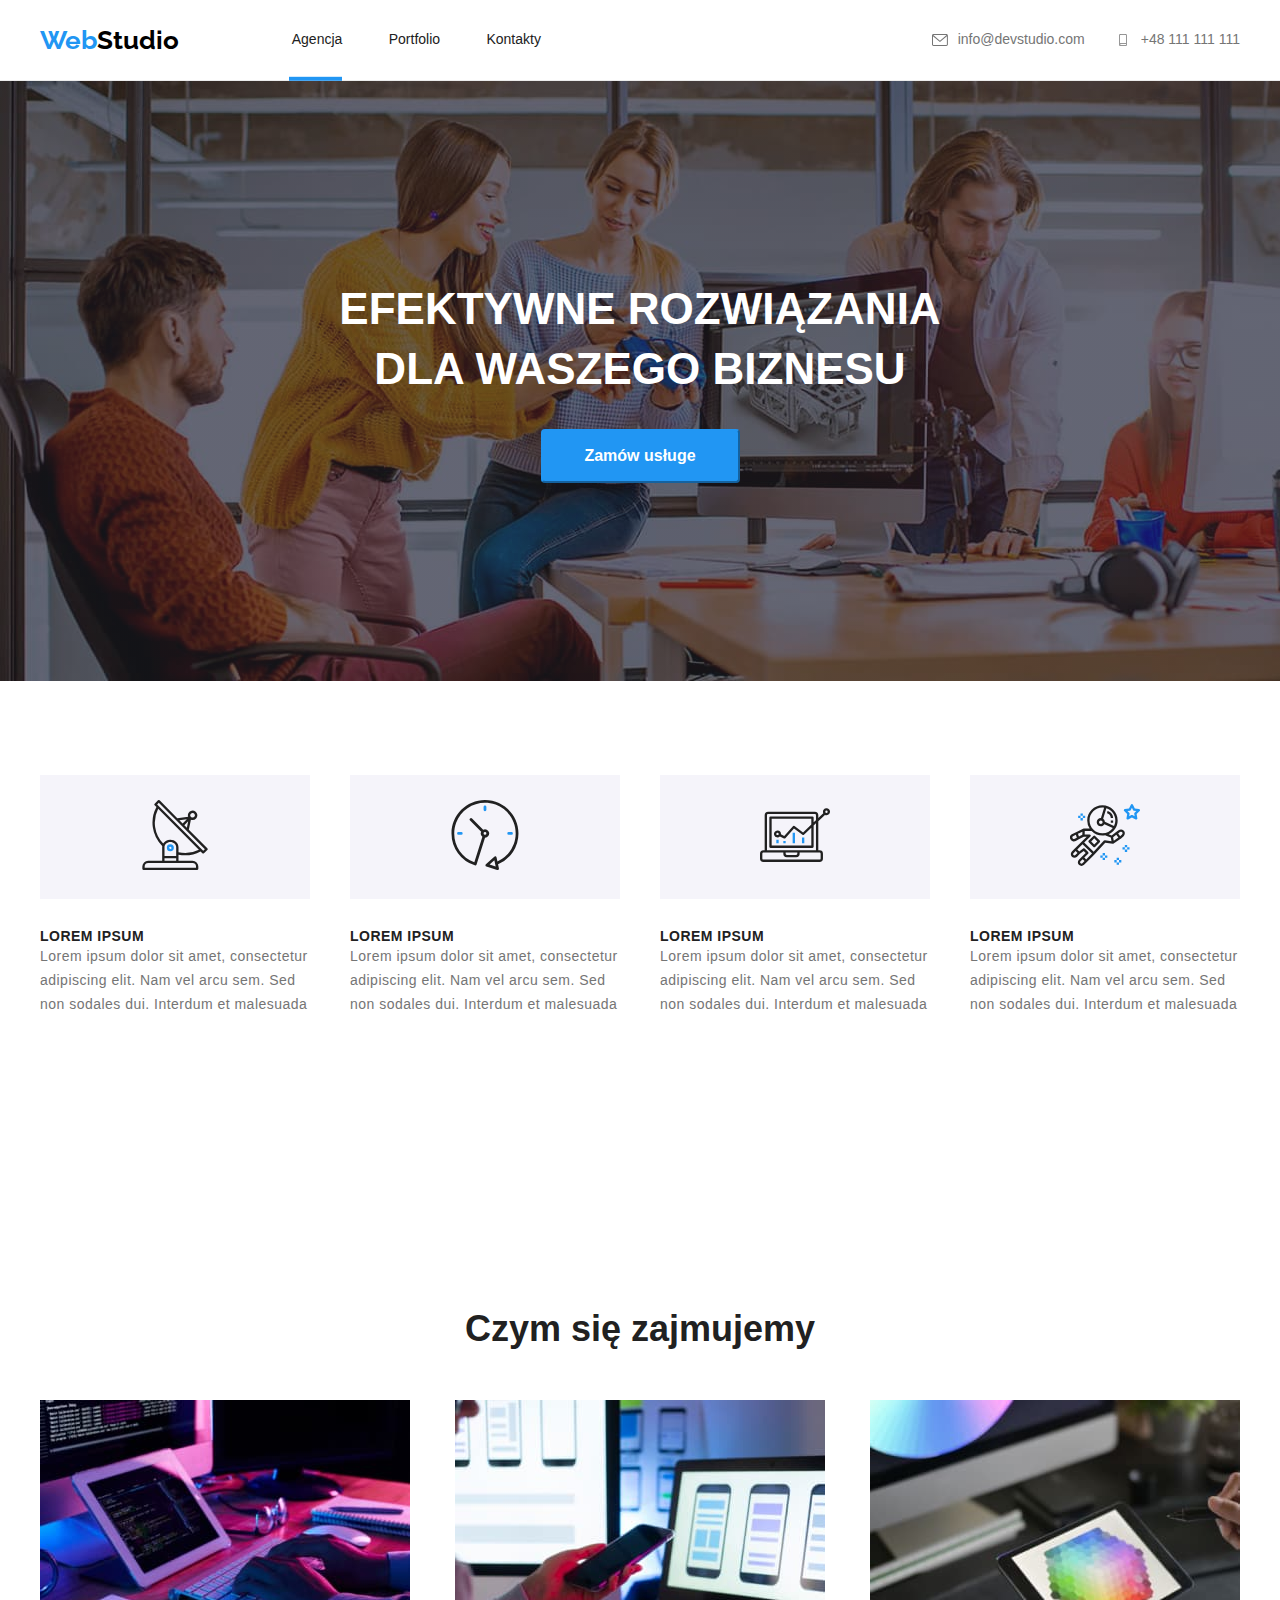
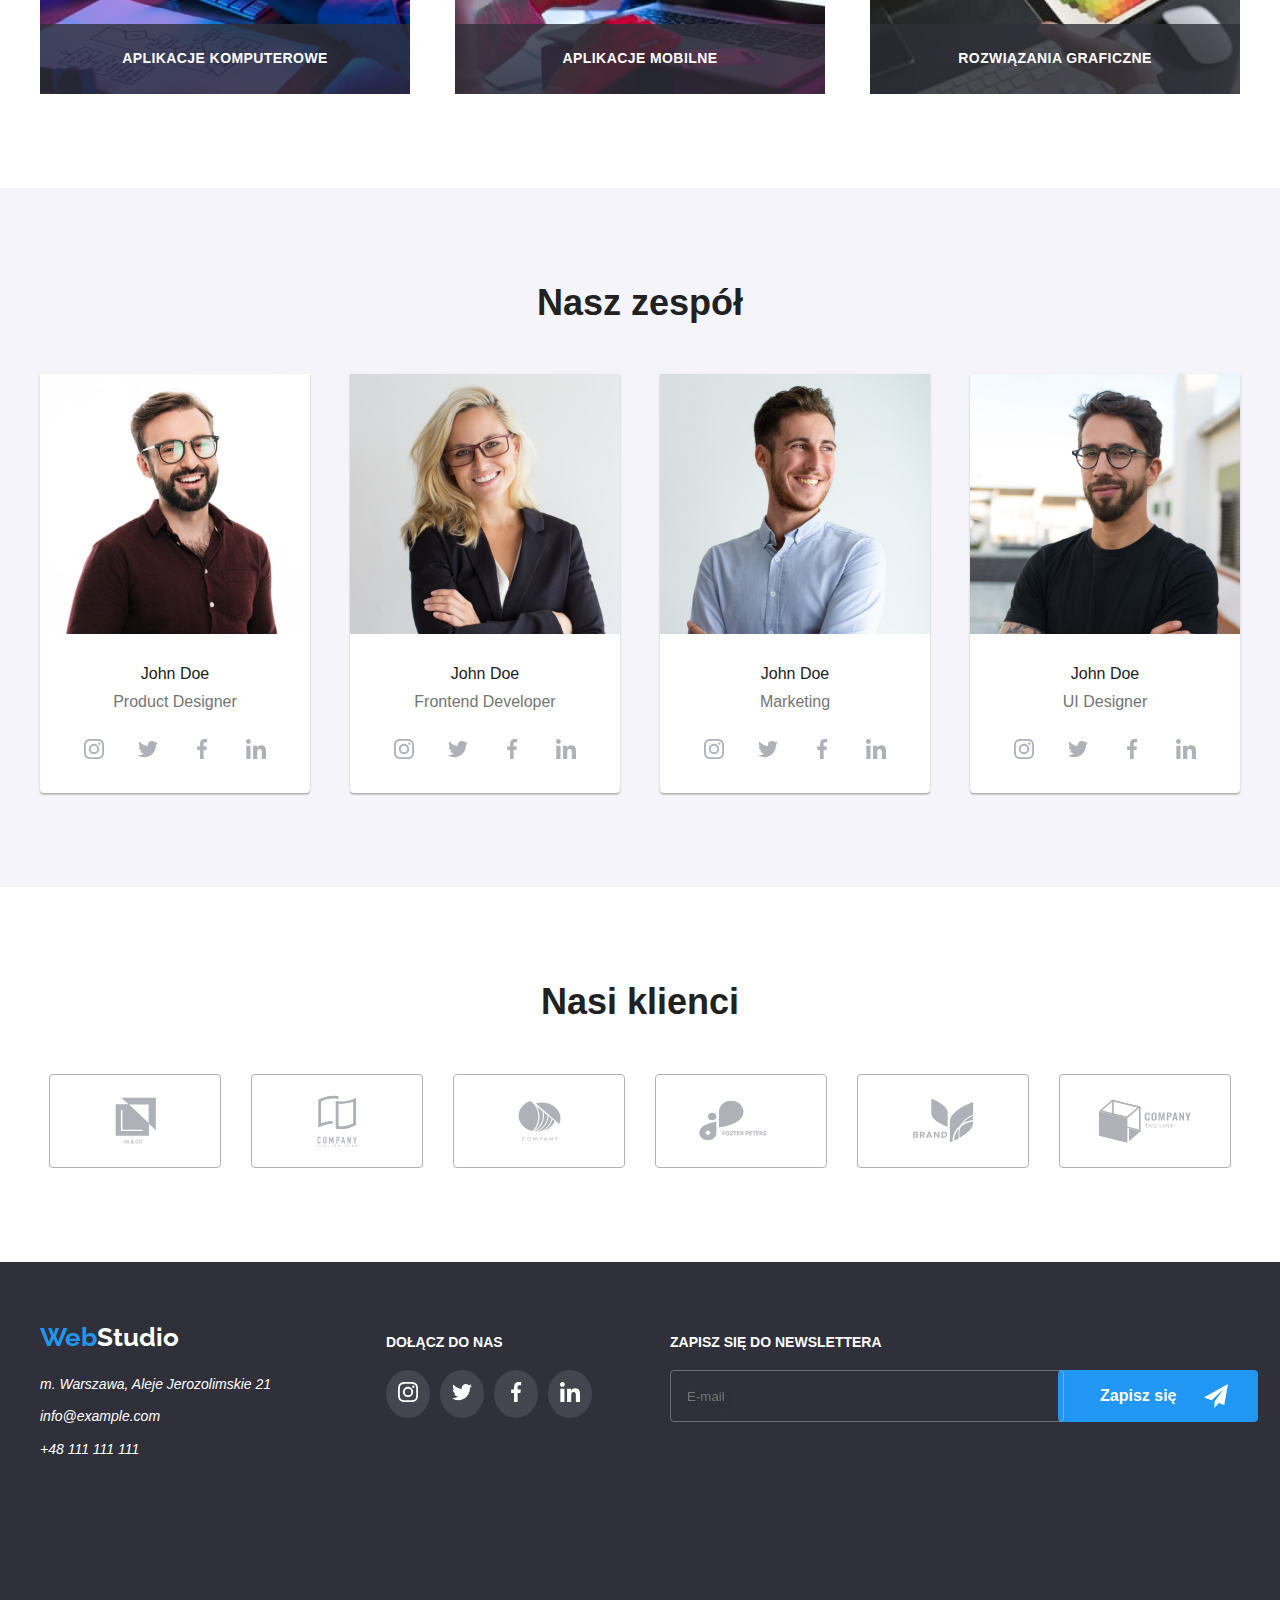
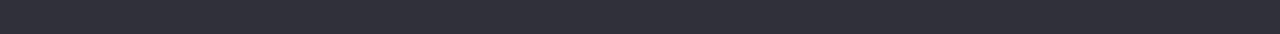
<file: index.html>
<!DOCTYPE html>
<html lang="pl">
  <head>
    <meta charset="UTF-8" />
    <meta http-equiv="X-UA-Compatible" content="IE=edge" />
    <meta name="viewport" content="width=device-width, initial-scale=1.0" />
    <title>Studio</title>
    <link
      rel="stylesheet"
      href="https://cdnjs.cloudflare.com/ajax/libs/modern-normalize/1.1.0/modern-normalize.min.css"
      integrity="sha512-wpPYUAdjBVSE4KJnH1VR1HeZfpl1ub8YT/NKx4PuQ5NmX2tKuGu6U/JRp5y+Y8XG2tV+wKQpNHVUX03MfMFn9Q=="
      crossorigin="anonymous"
      referrerpolicy="no-referrer"
    />
    <link
      href="https://fonts.googleapis.com/css2?family=Raleway:wght@700&display=swap"
      rel="stylesheet"
    />
    <link rel="stylesheet" href="css/main.min.css" />
  </head>
  <body>
    <div class="modalbackground" data-modal>
      <div class="modal">
        <p class="modal__title">Zostaw swoje dane w formularzu poniżej</p>
        <form
          class="form"
          autocomplete="off"
          method="POST"
          action="javascript:void(0);"
          id="form-data"
        >
          <span class="form__label">Imie</span>
          <label class="form__section">
            <svg width="12" height="12" class="form__icon">
              <use href="./images/icons.svg#icon-Vector2"></use>
            </svg>
            <input class="form__input" type="text" name="name" required />
          </label>
          <span class="form__label">Telefon</span>
          <label class="form__section">
            <svg width="12" height="12" class="form__icon">
              <use href="./images/icons.svg#icon-phone-black"></use>
            </svg>
            <input class="form__input" type="tel" pattern="[0-9]{9}" name="phone" required />
          </label>
          <span class="form__label">Email</span>
          <label class="form__section">
            <svg width="12" height="12" class="form__icon">
              <use href="./images/icons.svg#icon-email-black"></use>
            </svg>
            <input class="form__input" type="email" name="email" required />
          </label>
          <span class="form__label">Komentarz</span>
          <label class="form__section">
            <textarea
              class="form__area"
              id="id-comment"
              name="comment"
              placeholder="Wprowadź tekst"
            ></textarea>
          </label>
          <label class="form__terms" for="terms-and-conditions">
            <input
              class="form__checkbox"
              id="terms-and-conditions"
              type="checkbox"
              required
              name="terms-and-conditions"
            />
            <span
              >Oświadczam iż akceptuję <a class="form__link" href="#">Regulamin</a> i
              <a class="form__link" href="#">Politykę Prywatności.</a></span
            >
          </label>
          <div class="form__buttonarea">
            <button class="form__button" type="submit">Wyślij</button>
          </div>
        </form>
        <div class="xbutton">
          <div class="xbutton__body">
            <button data-modal-close class="xbutton__button">
              <svg class="xbutton__icon" width="14" height="14">
                <use href="./images/icons.svg#icon-Vector"></use>
              </svg>
            </button>
          </div>
        </div>
      </div>
    </div>
    <header class="header">
      <div class="header__body">
        <a class="logo" href="#">
          <span class="logo__web">Web</span>
          <span class="logo__span">Studio</span>
        </a>
        <nav class="navigation">
          <ul class="navigation__list">
            <li class="navigation__item">
              <a class="navigation navigation__link navigation__link--underline" href="index.html"
                >Agencja</a
              >
            </li>
            <li class="navigation__item">
              <a class="navigation navigation__link--padding" href="portfolio.html">Portfolio</a>
            </li>
            <li class="navigation__item">
              <a class="navigation__link transition" href="">Kontakty</a>
            </li>
          </ul>
        </nav>
        <div class="address">
          <div class="address__section">
            <svg width="16" height="12" class="address__icon">
              <use href="./images/icons.svg#icon-envelope"></use>
            </svg>
            <a class="address__link" href="mailto:info@devstudio.com">info@devstudio.com</a>
          </div>
          <div class="address__section address__section--padding">
            <svg width="16" height="12" class="address__icon">
              <use href="./images/icons.svg#icon-smartphone"></use>
            </svg>
            <a class="address__link" href="tel:+48111111111">+48 111 111 111</a>
          </div>
        </div>
      </div>
    </header>
    <main>
      <div class="effsolutions">
        <section class="effsolutions__section">
          <h1 class="effsolutions__title">EFEKTYWNE ROZWIĄZANIA DLA WASZEGO BIZNESU</h1>
          <div>
            <button data-modal-open class="button effsolutions__button" type="button">
              Zamów usługe
            </button>
          </div>
        </section>
      </div>
      <div class="placeholder">
        <div class="placeholder__section">
          <ul class="placeholder__list">
            <li class="placeholder__element">
              <div class="placeholder__elementArea">
                <div class="placeholder__icon">
                  <svg width="70" height="70">
                    <use href="./images/icons.svg#icon-antenna-1"></use>
                  </svg>
                </div>
                <hgroup class="placeholder__titlegroup">
                  <h2 class="placeholder__title">LOREM IPSUM</h2>
                  <p class="placeholder__comment">
                    Lorem ipsum dolor sit amet, consectetur adipiscing elit. Nam vel arcu sem. Sed
                    non sodales dui. Interdum et malesuada
                  </p>
                </hgroup>
              </div>
            </li>
            <li class="placeholder__element">
              <div class="placeholder__elementArea">
                <div class="placeholder__icon">
                  <svg width="70" height="70">
                    <use href="./images/icons.svg#icon-clock-1"></use>
                  </svg>
                </div>
                <hgroup class="placeholder__titlegroup">
                  <h2 class="placeholder__title">LOREM IPSUM</h2>
                  <p class="placeholder__comment">
                    Lorem ipsum dolor sit amet, consectetur adipiscing elit. Nam vel arcu sem. Sed
                    non sodales dui. Interdum et malesuada
                  </p>
                </hgroup>
              </div>
            </li>
            <li class="placeholder__element">
              <div class="placeholder__elementArea">
                <div class="placeholder__icon">
                  <svg width="70" height="70">
                    <use href="./images/icons.svg#icon-diagram-1"></use>
                  </svg>
                </div>
                <hgroup class="placeholder__titlegroup">
                  <h2 class="placeholder__title">LOREM IPSUM</h2>
                  <p class="placeholder__comment">
                    Lorem ipsum dolor sit amet, consectetur adipiscing elit. Nam vel arcu sem. Sed
                    non sodales dui. Interdum et malesuada
                  </p>
                </hgroup>
              </div>
            </li>
            <li class="placeholder__element">
              <div class="placeholder__elementArea">
                <div class="placeholder__icon">
                  <svg width="70" height="70">
                    <use href="./images/icons.svg#icon-astronaut-1"></use>
                  </svg>
                </div>
                <hgroup class="placeholder__titlegroup">
                  <h2 class="placeholder__title">LOREM IPSUM</h2>
                  <p class="placeholder__comment">
                    Lorem ipsum dolor sit amet, consectetur adipiscing elit. Nam vel arcu sem. Sed
                    non sodales dui. Interdum et malesuada
                  </p>
                </hgroup>
              </div>
            </li>
          </ul>
        </div>
        <section class="container ourservices">
          <h2 class="ourservices__title">Czym się zajmujemy</h2>
          <ul class="ourservices__list">
            <li class="placeholder__element">
              <div class="ourservices__section">
                <p class="ourservices__comment">APLIKACJE KOMPUTEROWE</p>
                <img
                  src="images/services/programming.jpg"
                  alt="Programista piszący kod"
                  width="370"
                  height="294"
                />
              </div>
            </li>
            <li class="placeholder__element">
              <div class="ourservices__section">
                <p class="ourservices__comment">APLIKACJE MOBILNE</p>
                <img
                  src="images/services/design.jpg"
                  alt="Programista projektujący układ aplikacji"
                  width="370"
                  height="294"
                />
              </div>
            </li>
            <li class="placeholder__element">
              <div class="ourservices__section">
                <p class="ourservices__comment">ROZWIĄZANIA GRAFICZNE</p>
                <img
                  src="images/services/ui.jpg"
                  alt="Programista dobierający kolorystykę"
                  width="370"
                  height="294"
                />
              </div>
            </li>
          </ul>
        </section>
      </div>
      <section class="container ourteam section">
        <div class="ourteam__main">
          <h2 class="ourteam__title">Nasz zespół</h2>
          <ul class="ourteam__list">
            <li class="teammember">
              <img src="images/team/teamFirst.jpg" alt="John Doe" width="270" height="260" />
              <div class="teammember__name">John Doe</div>
              <div class="teammember__role">Product Designer</div>
              <div class="teammember__socials">
                <div class="socials">
                  <div class="socials__area socials--body transition">
                    <div class="socials__subarea socials--body transition">
                      <svg class="socials__icon" width="20" height="20">
                        <use href="./images/icons.svg#icon-instagram-2"></use>
                      </svg>
                    </div>
                  </div>
                  <div class="socials__area socials--body transition">
                    <div class="socials__subarea socials--body transition">
                      <svg class="socials__icon" width="20" height="20">
                        <use href="./images/icons.svg#icon-twitter-1"></use>
                      </svg>
                    </div>
                  </div>
                  <div class="socials__area socials--body transition">
                    <div class="socials__subarea socials--body transition">
                      <svg class="socials__icon" width="20" height="20">
                        <use href="./images/icons.svg#icon-facebook-1"></use>
                      </svg>
                    </div>
                  </div>
                  <div class="socials__area socials--body transition">
                    <div class="socials__subarea socials--body transition">
                      <svg class="socials__icon" width="20" height="20">
                        <use href="./images/icons.svg#icon-linkedin-1"></use>
                      </svg>
                    </div>
                  </div>
                </div>
              </div>
            </li>
            <li class="teammember">
              <img src="images/team/teamSecond.jpg" alt="John Doe" width="270" height="260" />
              <div class="teammember__name">John Doe</div>
              <div class="teammember__role">Frontend Developer</div>
              <div class="teammember__socials">
                <div class="socials">
                  <div class="socials__area socials--body transition">
                    <div class="socials__subarea socials--body transition">
                      <svg class="socials__icon" width="20" height="20">
                        <use href="./images/icons.svg#icon-instagram-2"></use>
                      </svg>
                    </div>
                  </div>
                  <div class="socials__area socials--body transition">
                    <div class="socials__subarea socials--body transition">
                      <svg class="socials__icon" width="20" height="20">
                        <use href="./images/icons.svg#icon-twitter-1"></use>
                      </svg>
                    </div>
                  </div>
                  <div class="socials__area socials--body transition">
                    <div class="socials__subarea socials--body transition">
                      <svg class="socials__icon" width="20" height="20">
                        <use href="./images/icons.svg#icon-facebook-1"></use>
                      </svg>
                    </div>
                  </div>
                  <div class="socials__area socials--body transition">
                    <div class="socials__subarea socials--body transition">
                      <svg class="socials__icon" width="20" height="20">
                        <use href="./images/icons.svg#icon-linkedin-1"></use>
                      </svg>
                    </div>
                  </div>
                </div>
              </div>
            </li>
            <li class="teammember">
              <img src="images/team/teamThird.jpg" alt="John Doe" width="270" height="260" />
              <div class="teammember__name">John Doe</div>
              <div class="teammember__role">Marketing</div>
              <div class="teammember__socials">
                <div class="socials">
                  <div class="socials__area socials--body transition">
                    <div class="socials__subarea socials--body transition">
                      <svg class="socials__icon" width="20" height="20">
                        <use href="./images/icons.svg#icon-instagram-2"></use>
                      </svg>
                    </div>
                  </div>
                  <div class="socials__area socials--body transition">
                    <div class="socials__subarea socials--body transition">
                      <svg class="socials__icon" width="20" height="20">
                        <use href="./images/icons.svg#icon-twitter-1"></use>
                      </svg>
                    </div>
                  </div>
                  <div class="socials__area socials--body transition">
                    <div class="socials__subarea socials--body transition">
                      <svg class="socials__icon" width="20" height="20">
                        <use href="./images/icons.svg#icon-facebook-1"></use>
                      </svg>
                    </div>
                  </div>
                  <div class="socials__area socials--body transition">
                    <div class="socials__subarea socials--body transition">
                      <svg class="socials__icon" width="20" height="20">
                        <use href="./images/icons.svg#icon-linkedin-1"></use>
                      </svg>
                    </div>
                  </div>
                </div>
              </div>
            </li>
            <li class="teammember">
              <img src="images/team/teamFourth.jpg" alt="John Doe" width="270" height="260" />
              <div class="teammember__name">John Doe</div>
              <div class="teammember__role">UI Designer</div>
              <div class="teammember__socials">
                <div class="socials">
                  <div class="socials__area socials--body transition">
                    <div class="socials__subarea socials--body transition">
                      <svg class="socials__icon" width="20" height="20">
                        <use href="./images/icons.svg#icon-instagram-2"></use>
                      </svg>
                    </div>
                  </div>
                  <div class="socials__area socials--body transition">
                    <div class="socials__subarea socials--body transition">
                      <svg class="socials__icon" width="20" height="20">
                        <use href="./images/icons.svg#icon-twitter-1"></use>
                      </svg>
                    </div>
                  </div>
                  <div class="socials__area socials--body transition">
                    <div class="socials__subarea socials--body transition">
                      <svg class="socials__icon" width="20" height="20">
                        <use href="./images/icons.svg#icon-facebook-1"></use>
                      </svg>
                    </div>
                  </div>
                  <div class="socials__area socials--body transition">
                    <div class="socials__subarea socials--body transition">
                      <svg class="socials__icon" width="20" height="20">
                        <use href="./images/icons.svg#icon-linkedin-1"></use>
                      </svg>
                    </div>
                  </div>
                </div>
              </div>
            </li>
          </ul>
        </div>
      </section>
      <section class="ourClients">
        <h2 class="ourClients__title">Nasi klienci</h2>
        <div class="ourClients__section">
          <div class="client client--border">
            <svg width="41" height="47" class="client__image transition">
              <use href="./images/icons.svg#icon-Union"></use>
            </svg>
          </div>
          <div class="client client--border">
            <svg width="40" height="52" class="client__image transition">
              <use href="./images/icons.svg#icon-group1"></use>
            </svg>
          </div>
          <div class="client client--border">
            <svg width="43" height="41" class="client__image transition">
              <use href="./images/icons.svg#icon-Object1"></use>
            </svg>
          </div>
          <div class="client client--border">
            <svg width="84" height="41" class="client__image transition">
              <use href="./images/icons.svg#icon-group2"></use>
            </svg>
          </div>
          <div class="client client--border">
            <svg width="63" height="45" class="client__image transition">
              <use href="./images/icons.svg#icon-group3"></use>
            </svg>
          </div>
          <div class="client client--border">
            <svg width="94" height="44" class="client__image transition">
              <use href="./images/icons.svg#icon-Object4"></use>
            </svg>
          </div>
        </div>
      </section>
    </main>
    <footer class="footer">
      <div class="footer__area">
        <div class="footer__subarea">
          <div class="footer__logo--padding">
            <a class="logo" href="#">
              <span class="logo__web">Web</span>
              <span class="logo__span logo--whitefont">Studio</span>
            </a>
          </div>
          <address class="footer__addressarea">
            <div class="footer__address">m. Warszawa, Aleje Jerozolimskie 21</div>
            <a class="footer__address footer__address--padding" href="mailto:info@example.com">
              info@example.com
            </a>
            <a class="footer__address" href="tel:+48111111111">+48 111 111 111</a>
          </address>
        </div>
        <div class="footer__socialarea">
          <p class="footer__comment">DOŁĄCZ DO NAS</p>
          <div class="footer__socials">
            <div class="socials">
              <div class="socials__area socials__area--greybackground transition">
                <div class="socials__subarea socials__subarea--whitecolor">
                  <svg class="socials__icon" width="20" height="20">
                    <use href="./images/icons.svg#icon-instagram-2"></use>
                  </svg>
                </div>
              </div>
              <div class="socials__area socials__area--greybackground transition">
                <div class="socials__subarea socials__subarea--whitecolor">
                  <svg class="socials__icon" width="20" height="20">
                    <use href="./images/icons.svg#icon-twitter-1"></use>
                  </svg>
                </div>
              </div>
              <div class="socials__area socials__area--greybackground transition">
                <div class="socials__subarea socials__subarea--whitecolor">
                  <svg class="socials__icon" width="20" height="20">
                    <use href="./images/icons.svg#icon-facebook-1"></use>
                  </svg>
                </div>
              </div>
              <div class="socials__area socials__area--greybackground transition">
                <div class="socials__subarea socials__subarea--whitecolor">
                  <svg class="socials__icon" width="20" height="20">
                    <use href="./images/icons.svg#icon-linkedin-1"></use>
                  </svg>
                </div>
              </div>
            </div>
          </div>
        </div>
        <div class="footer__newsletter">
          <div class="newsletter">
            <p class="newsletter__comment">ZAPISZ SIĘ DO NEWSLETTERA</p>
            <div class="newsletter__section">
              <form
                class="newsletter__form"
                autocomplete="off"
                method="POST"
                action="javascript:void(0);"
                id="footer-email"
              >
                <label class="newsletter__label">
                  <input
                    class="newsletter__input"
                    type="email"
                    name="email"
                    placeholder="E-mail"
                    required
                  />
                </label>
                <button class="newsletter__button" type="submit">
                  <span class="newsletter__button--comment">Zapisz się</span>
                  <svg class="socials__icon" width="24" height="24">
                    <use href="./images/icons.svg#icon-icon-send"></use>
                  </svg>
                </button>
              </form>
            </div>
          </div>
        </div>
      </div>
    </footer>
    <script src="./js/modal.js"></script>
  </body>
</html>
</file>
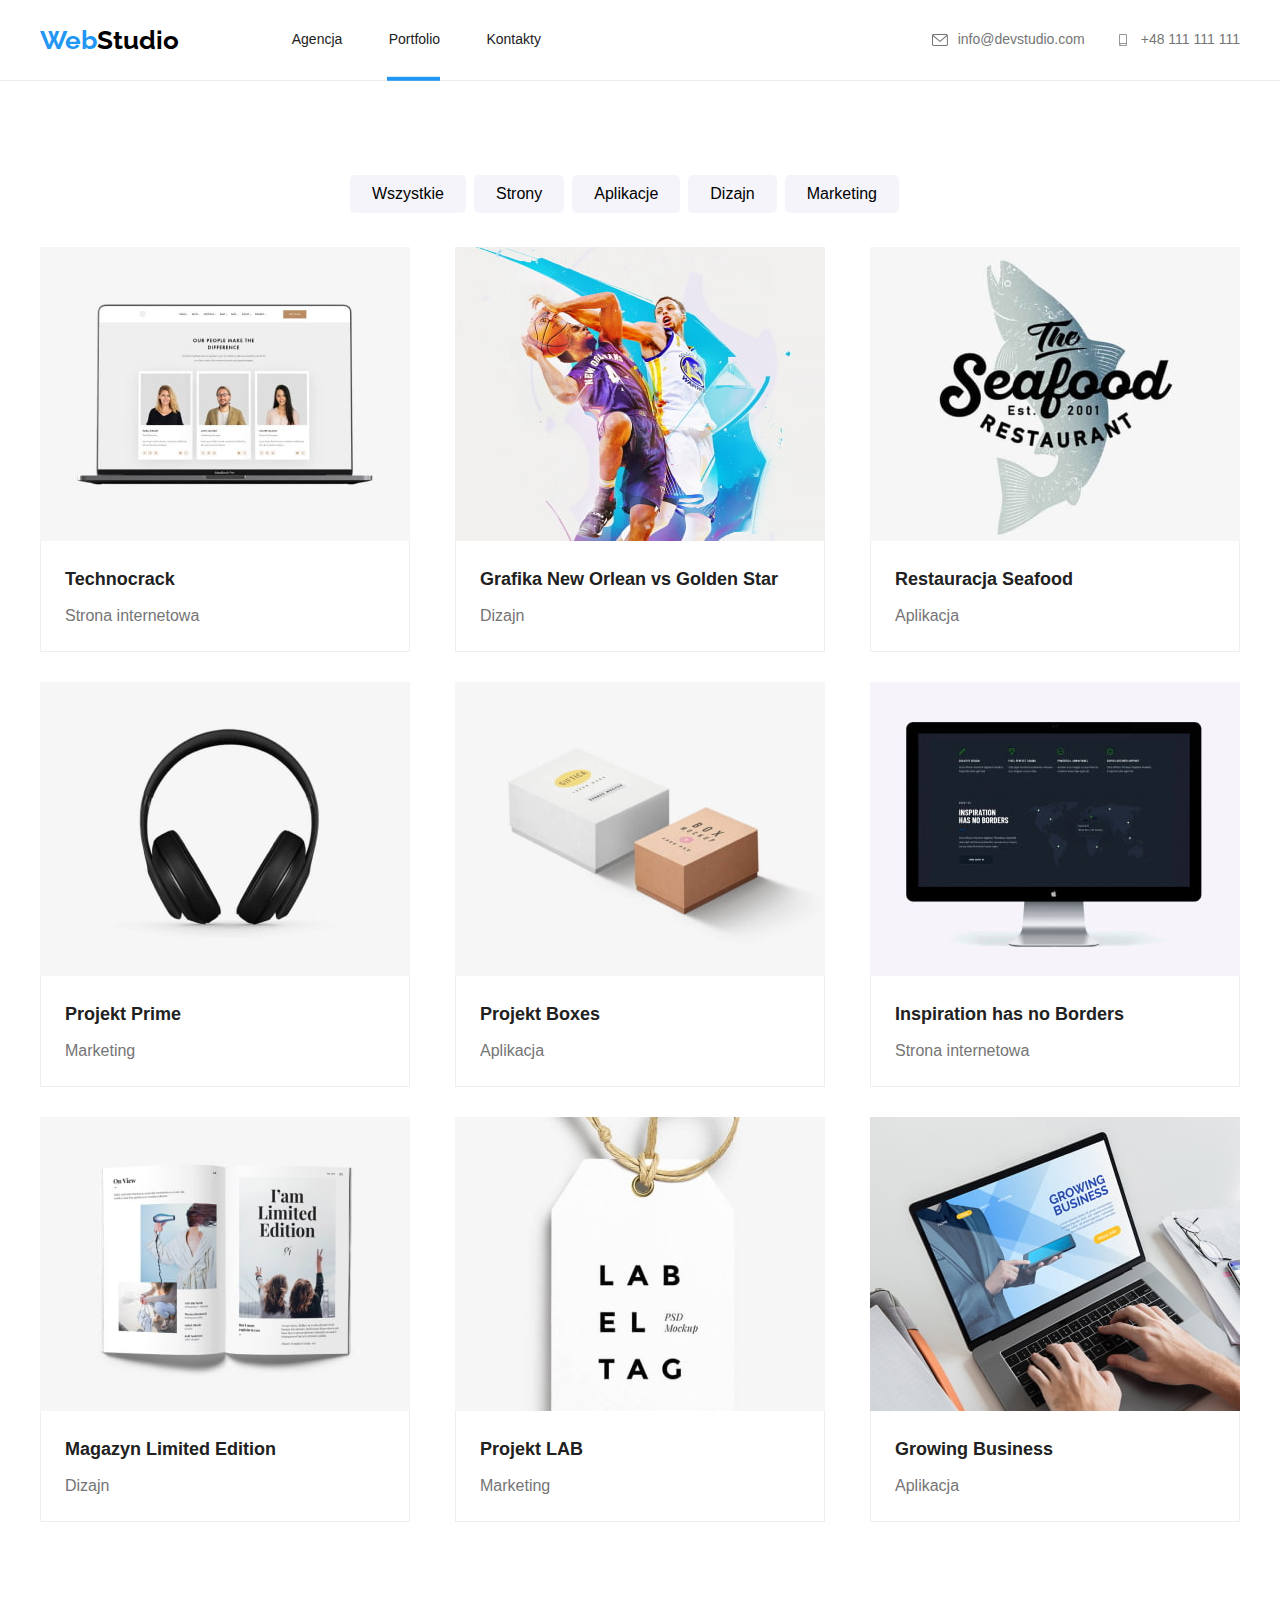
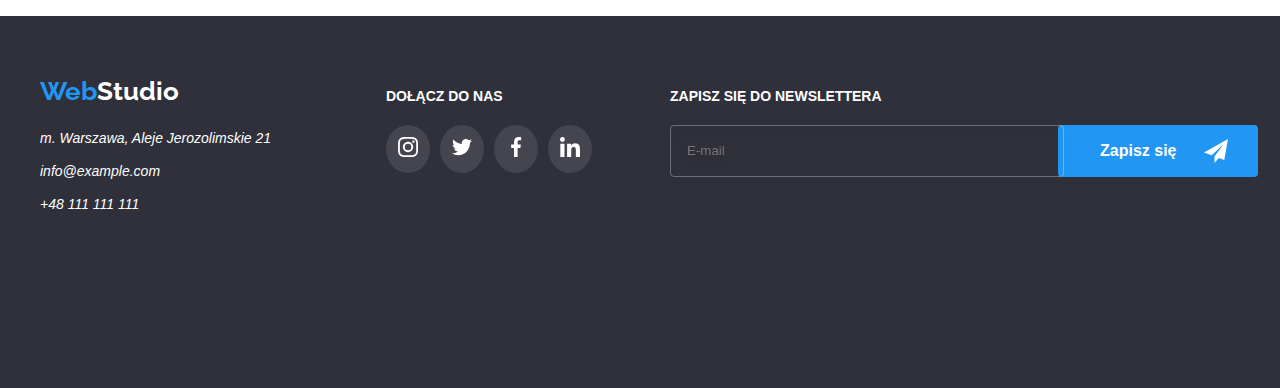
<file: portfolio.html>
<!DOCTYPE html>
<html lang="pl">
  <head>
    <meta charset="UTF-8" />
    <meta http-equiv="X-UA-Compatible" content="IE=edge" />
    <meta name="viewport" content="width=device-width, initial-scale=1.0" />
    <title>Studio</title>
    <link
      rel="stylesheet"
      href="https://cdnjs.cloudflare.com/ajax/libs/modern-normalize/1.1.0/modern-normalize.min.css"
      integrity="sha512-wpPYUAdjBVSE4KJnH1VR1HeZfpl1ub8YT/NKx4PuQ5NmX2tKuGu6U/JRp5y+Y8XG2tV+wKQpNHVUX03MfMFn9Q=="
      crossorigin="anonymous"
      referrerpolicy="no-referrer"
    />
    <link
      href="https://fonts.googleapis.com/css2?family=Raleway:wght@700&display=swap"
      rel="stylesheet"
    />
    <link rel="stylesheet" href="css/main.min.css" />
  </head>
  <body>
    <header class="header">
      <div class="header__body">
        <a class="logo" href="#">
          <span class="logo__web">Web</span>
          <span class="logo__span">Studio</span>
        </a>
        <nav class="navigation">
          <ul class="navigation__list">
            <li class="navigation__item">
              <a class="navigation navigation__link" href="index.html">Agencja</a>
            </li>
            <li class="navigation__item">
              <a
                class="navigation navigation__link--padding navigation__link--underline"
                href="portfolio.html"
                >Portfolio</a
              >
            </li>
            <li class="navigation__item">
              <a class="navigation__link transition" href="">Kontakty</a>
            </li>
          </ul>
        </nav>
        <div class="address">
          <div class="address__section">
            <svg width="16" height="12" class="address__icon">
              <use href="./images/icons.svg#icon-envelope"></use>
            </svg>
            <a class="address__link" href="mailto:info@devstudio.com">info@devstudio.com</a>
          </div>
          <div class="address__section address__section--padding">
            <svg width="16" height="12" class="address__icon">
              <use href="./images/icons.svg#icon-smartphone"></use>
            </svg>
            <a class="address__link" href="tel:+48111111111">+48 111 111 111</a>
          </div>
        </div>
      </div>
    </header>
    <main>
      <div class="container section">
        <div>
          <nav>
            <ul class="buttons">
              <li><button class="buttons__button" type="button">Wszystkie</button></li>
              <li><button class="buttons__button" type="button">Strony</button></li>
              <li><button class="buttons__button" type="button">Aplikacje</button></li>
              <li><button class="buttons__button" type="button">Dizajn</button></li>
              <li><button class="buttons__button" type="button">Marketing</button></li>
            </ul>
          </nav>
        </div>
        <div>
          <ul class="portfolio">
            <li class="portfolio-example">
              <div class="portfolio-example__overarea">
                <div class="portfolio-example__area">
                  <div class="portfolio-example__bluewindow">
                    Technocrack jest popularną platformą wykorzystywaną do rozpowszechniania
                    koronawirusa. Firmy wykorzystują tę platformę do celów szpiegowski i ataków na
                    niezabezpieczone serwery konkurencji
                  </div>
                  <img
                    class="portfolio-example__image"
                    src="images/portfolio/webPageOnLaptop.jpg"
                    alt="Obraz strony internetowej na laptopie"
                    width="370"
                    height="294"
                  />
                </div>
                <section class="portfolio-example__section">
                  <hgroup class="portfolio-example__titlegroup">
                    <h2 class="portfolio-example__title">Technocrack</h2>
                    <p class="portfolio-example__comment">Strona internetowa</p>
                  </hgroup>
                </section>
              </div>
            </li>
            <li class="portfolio-example">
              <div class="portfolio-example__overarea">
                <div class="portfolio-example__area">
                  <div class="portfolio-example__bluewindow">
                    Technocrack jest popularną platformą wykorzystywaną do rozpowszechniania
                    koronawirusa. Firmy wykorzystują tę platformę do celów szpiegowski i ataków na
                    niezabezpieczone serwery konkurencji
                  </div>
                  <img
                    class="portfolio-example__image"
                    src="images/portfolio/basketballPlayers.jpg"
                    alt="Koszykarze"
                    width="370"
                    height="294"
                  />
                </div>
                <section class="portfolio-example__section">
                  <hgroup class="portfolio-example__titlegroup">
                    <h2 class="portfolio-example__title">Grafika New Orlean vs Golden Star</h2>
                    <p class="portfolio-example__comment">Dizajn</p>
                  </hgroup>
                </section>
              </div>
            </li>
            <li class="portfolio-example">
              <div class="portfolio-example__overarea">
                <div class="portfolio-example__area">
                  <div class="portfolio-example__bluewindow">
                    Technocrack jest popularną platformą wykorzystywaną do rozpowszechniania
                    koronawirusa. Firmy wykorzystują tę platformę do celów szpiegowski i ataków na
                    niezabezpieczone serwery konkurencji
                  </div>
                  <img
                    class="portfolio-example__image"
                    src="images/portfolio/logoOfRestaurant.jpg"
                    alt="Logo restauracji"
                    width="370"
                    height="294"
                  />
                </div>
                <section class="portfolio-example__section">
                  <hgroup class="portfolio-example__titlegroup">
                    <h2 class="portfolio-example__title">Restauracja Seafood</h2>
                    <p class="portfolio-example__comment">Aplikacja</p>
                  </hgroup>
                </section>
              </div>
            </li>
            <li class="portfolio-example">
              <div class="portfolio-example__overarea">
                <div class="portfolio-example__area">
                  <div class="portfolio-example__bluewindow">
                    Technocrack jest popularną platformą wykorzystywaną do rozpowszechniania
                    koronawirusa. Firmy wykorzystują tę platformę do celów szpiegowski i ataków na
                    niezabezpieczone serwery konkurencji
                  </div>
                  <img
                    class="portfolio-example__image"
                    src="images/portfolio/headphones.jpg"
                    alt="Słuchawki"
                    width="370"
                    height="294"
                  />
                </div>
                <section class="portfolio-example__section">
                  <hgroup class="portfolio-example__titlegroup">
                    <h2 class="portfolio-example__title">Projekt Prime</h2>
                    <p class="portfolio-example__comment">Marketing</p>
                  </hgroup>
                </section>
              </div>
            </li>
            <li class="portfolio-example">
              <div class="portfolio-example__overarea">
                <div class="portfolio-example__area">
                  <div class="portfolio-example__bluewindow">
                    Technocrack jest popularną platformą wykorzystywaną do rozpowszechniania
                    koronawirusa. Firmy wykorzystują tę platformę do celów szpiegowski i ataków na
                    niezabezpieczone serwery konkurencji
                  </div>
                  <img
                    class="portfolio-example__image"
                    src="images/portfolio/boxes.jpg"
                    alt="Pudełka"
                    width="370"
                    height="294"
                  />
                </div>
                <section class="portfolio-example__section">
                  <hgroup class="portfolio-example__titlegroup">
                    <h2 class="portfolio-example__title">Projekt Boxes</h2>
                    <p class="portfolio-example__comment">Aplikacja</p>
                  </hgroup>
                </section>
              </div>
            </li>
            <li class="portfolio-example">
              <div class="portfolio-example__overarea">
                <div class="portfolio-example__area">
                  <div class="portfolio-example__bluewindow">
                    Technocrack jest popularną platformą wykorzystywaną do rozpowszechniania
                    koronawirusa. Firmy wykorzystują tę platformę do celów szpiegowski i ataków na
                    niezabezpieczone serwery konkurencji
                  </div>
                  <img
                    class="portfolio-example__image"
                    src="images/portfolio/webpageInspirationHasNoBorders.jpg"
                    alt="Strona internetowa w monitorze"
                    width="370"
                    height="294"
                  />
                </div>
                <section class="portfolio-example__section">
                  <hgroup class="portfolio-example__titlegroup">
                    <h2 class="portfolio-example__title">Inspiration has no Borders</h2>
                    <p class="portfolio-example__comment">Strona internetowa</p>
                  </hgroup>
                </section>
              </div>
            </li>
            <li class="portfolio-example">
              <div class="portfolio-example__overarea">
                <div class="portfolio-example__area">
                  <div class="portfolio-example__bluewindow">
                    Technocrack jest popularną platformą wykorzystywaną do rozpowszechniania
                    koronawirusa. Firmy wykorzystują tę platformę do celów szpiegowski i ataków na
                    niezabezpieczone serwery konkurencji
                  </div>
                  <img
                    class="portfolio-example__image"
                    src="images/portfolio/designOfMagazine.jpg"
                    alt="Magazyn"
                    width="370"
                    height="294"
                  />
                </div>
                <section class="portfolio-example__section">
                  <hgroup class="portfolio-example__titlegroup">
                    <h2 class="portfolio-example__title">Magazyn Limited Edition</h2>
                    <p class="portfolio-example__comment">Dizajn</p>
                  </hgroup>
                </section>
              </div>
            </li>
            <li class="portfolio-example">
              <div class="portfolio-example__overarea">
                <div class="portfolio-example__area">
                  <div class="portfolio-example__bluewindow">
                    Technocrack jest popularną platformą wykorzystywaną do rozpowszechniania
                    koronawirusa. Firmy wykorzystują tę platformę do celów szpiegowski i ataków na
                    niezabezpieczone serwery konkurencji
                  </div>
                  <img
                    class="portfolio-example__image"
                    src="images/portfolio/designOfTag.jpg"
                    alt="Etykieta"
                    width="370"
                    height="294"
                  />
                </div>
                <section class="portfolio-example__section">
                  <hgroup class="portfolio-example__titlegroup">
                    <h2 class="portfolio-example__title">Projekt LAB</h2>
                    <p class="portfolio-example__comment">Marketing</p>
                  </hgroup>
                </section>
              </div>
            </li>
            <li class="portfolio-example">
              <div class="portfolio-example__overarea">
                <div class="portfolio-example__area">
                  <div class="portfolio-example__bluewindow">
                    Technocrack jest popularną platformą wykorzystywaną do rozpowszechniania
                    koronawirusa. Firmy wykorzystują tę platformę do celów szpiegowski i ataków na
                    niezabezpieczone serwery konkurencji
                  </div>
                  <img
                    class="portfolio-example__image"
                    src="images/portfolio/laptopDisplayingApplication.jpg"
                    alt="Aplikacja na laptopie"
                    width="370"
                    height="294"
                  />
                </div>
                <section class="portfolio-example__section">
                  <hgroup class="portfolio-example__titlegroup">
                    <h2 class="portfolio-example__title">Growing Business</h2>
                    <p class="portfolio-example__comment">Aplikacja</p>
                  </hgroup>
                </section>
              </div>
            </li>
          </ul>
        </div>
      </div>
    </main>
    <footer class="footer">
      <div class="footer__area">
        <div class="footer__subarea">
          <div class="footer__logo--padding">
            <a class="logo" href="#">
              <span class="logo__web">Web</span>
              <span class="logo__span logo--whitefont">Studio</span>
            </a>
          </div>
          <address class="footer__addressarea">
            <div class="footer__address">m. Warszawa, Aleje Jerozolimskie 21</div>
            <a class="footer__address footer__address--padding" href="mailto:info@example.com">
              info@example.com
            </a>
            <a class="footer__address" href="tel:+48111111111">+48 111 111 111</a>
          </address>
        </div>
        <div class="footer__socialarea">
          <p class="footer__comment">DOŁĄCZ DO NAS</p>
          <div class="footer__socials">
            <div class="socials">
              <div class="socials__area socials__area--greybackground transition">
                <div class="socials__subarea socials__subarea--whitecolor">
                  <svg class="socials__icon" width="20" height="20">
                    <use href="./images/icons.svg#icon-instagram-2"></use>
                  </svg>
                </div>
              </div>
              <div class="socials__area socials__area--greybackground transition">
                <div class="socials__subarea socials__subarea--whitecolor">
                  <svg class="socials__icon" width="20" height="20">
                    <use href="./images/icons.svg#icon-twitter-1"></use>
                  </svg>
                </div>
              </div>
              <div class="socials__area socials__area--greybackground transition">
                <div class="socials__subarea socials__subarea--whitecolor">
                  <svg class="socials__icon" width="20" height="20">
                    <use href="./images/icons.svg#icon-facebook-1"></use>
                  </svg>
                </div>
              </div>
              <div class="socials__area socials__area--greybackground transition">
                <div class="socials__subarea socials__subarea--whitecolor">
                  <svg class="socials__icon" width="20" height="20">
                    <use href="./images/icons.svg#icon-linkedin-1"></use>
                  </svg>
                </div>
              </div>
            </div>
          </div>
        </div>
        <div class="footer__newsletter">
          <div class="newsletter">
            <p class="newsletter__comment">ZAPISZ SIĘ DO NEWSLETTERA</p>
            <div class="newsletter__section">
              <form
                class="newsletter__form"
                autocomplete="off"
                method="POST"
                action="javascript:void(0);"
                id="footer-email"
              >
                <label class="newsletter__label">
                  <input
                    class="newsletter__input"
                    type="email"
                    name="email"
                    placeholder="E-mail"
                    required
                  />
                </label>
                <button class="newsletter__button" type="submit">
                  <span class="newsletter__button--comment">Zapisz się</span>
                  <svg class="socials__icon" width="24" height="24">
                    <use href="./images/icons.svg#icon-icon-send"></use>
                  </svg>
                </button>
              </form>
            </div>
          </div>
        </div>
      </div>
    </footer>
    <script src="./js/modal.js"></script>
  </body>
</html>
</file>
<file: css/main.min.css>
:root {
  --color-grey1: #eeeeee;
  --color-grey2: #757575;
  --color-grey3: #2f303a;
  --color-grey4: #afb1b8;
  --color-grey5: #ffffff1a;
  --color-grey6: #2f303acc;
  --color-grey7: #21212133;
  --color-grey8: #ffffff99;
  --color-grey9: #ffffff4d;
  --color-blue: #2196f3;
  --color-black: #212121;
  --color-black2: #0000001f;
  --color-black3: #000000;
  --color-black4: #0000001a;
  --color-black5: #00000021;
  --color-black6: #00000033;
  --color-black6: #00000026;
  --color-black7: #00000029;
  --color-white: #fff;
  --color-white2: #f5f4fa;
  --color-white3: #ececec;
  --color-background: #2f303a66;
}
body {
  font-family: Roboto, sans-serif;
  color: var(--color-black);
}
ul {
  list-style-type: none;
}
* {
  margin: 0;
  padding: 0;
}
.container,
.footer__subarea,
.footer__area,
.ourClients,
.ourservices,
.placeholder__list,
.header__body {
  width: 75rem;
  margin: 0 auto;
}
.section,
.ourClients,
.placeholder__section {
  padding: 5.875rem 0;
}
.transition,
.portfolio-example__bluewindow,
.footer__address,
.socials__area,
.address__link,
.address__icon,
.address__section,
.navigation__link,
.form__area,
.form__input,
.form__icon {
  -webkit-transition-duration: 250ms;
  transition-duration: 250ms;
  -webkit-transition-timing-function: cubic-bezier(0.4, 0, 0.2, 1);
  transition-timing-function: cubic-bezier(0.4, 0, 0.2, 1);
}
.highlight:focus,
.buttons__button:focus,
.footer__address:focus,
.address__link:focus,
.address__icon:focus,
.navigation__link:focus,
.highlight:hover,
.buttons__button:hover,
.footer__address:hover,
.address__link:hover,
.address__icon:hover,
.navigation__link:hover,
.address-grey:focus,
.address-grey:hover {
  color: var(--color-blue);
}
.button,
.client,
.form__button {
  cursor: pointer;
}
.modalbackground {
  top: 50%;
  left: 50%;
  width: 100%;
  height: 100%;
  background-color: var(--color-black4);
  position: fixed;
  z-index: 1;
  -webkit-transition-property: visibility, opacity, -webkit-transform;
  transition-property: visibility, opacity, -webkit-transform;
  transition-property: visibility, opacity, transform;
  transition-property: visibility, opacity, transform, -webkit-transform;
  -webkit-transform: translateX(-50%) translateY(-50%) scale(1);
  transform: translateX(-50%) translateY(-50%) scale(1);
  visibility: visible;
  display: block;
  border-radius: 0.25rem;
  pointer-events: none;
  visibility: hidden;
  opacity: 0;
  -webkit-transform: translateX(-50%) translateY(-50%) scale(0);
  transform: translateX(-50%) translateY(-50%) scale(0);
  -webkit-transition-duration: 250ms;
  transition-duration: 250ms;
  -webkit-transition-timing-function: cubic-bezier(0.4, 0, 0.2, 1);
  transition-timing-function: cubic-bezier(0.4, 0, 0.2, 1);
}
.modal {
  display: -webkit-box;
  display: -ms-flexbox;
  display: flex;
  -webkit-box-orient: vertical;
  -webkit-box-direction: normal;
  -ms-flex-direction: column;
  flex-direction: column;
  -webkit-box-align: center;
  -ms-flex-align: center;
  align-items: center;
  background-color: var(--color-white);
  position: relative;
  top: 50%;
  left: 50%;
  width: 33rem;
  height: 36.3125rem;
  opacity: 1;
  -webkit-transform: translate(-50%, -50%);
  transform: translate(-50%, -50%);
  z-index: 2;
  -webkit-box-shadow: 0px 1px 3px var(--color-black2), 0px 1px 1px var(--color-black5),
    0px 2px 1px var(--color-black6);
  box-shadow: 0px 1px 3px var(--color-black2), 0px 1px 1px var(--color-black5),
    0px 2px 1px var(--color-black6);
  border-radius: 4px;
}
.modal__title {
  padding-top: 2.5rem;
  text-align: center;
  font-weight: 700;
  font-size: 1.25rem;
  line-height: 1.15rem;
}
.form {
  display: -webkit-box;
  display: -ms-flexbox;
  display: flex;
  -webkit-box-orient: vertical;
  -webkit-box-direction: normal;
  -ms-flex-direction: column;
  flex-direction: column;
  padding-top: 0.75rem;
  padding-bottom: 1.25rem;
  min-width: 28rem;
}
.form__label {
  font-size: 0.75rem;
  line-height: 1.17;
  color: var(--color-grey2);
  padding-bottom: 0.25rem;
}
.form__section {
  padding-bottom: 0.625rem;
  fill: var(--color-black);
}
.form__section:focus-within {
  color: var(--color-blue);
}
.form__icon {
  position: absolute;
  -webkit-transform: translate(130%, 100%);
  transform: translate(130%, 100%);
  color: inherit;
  fill: currentColor;
}
.form__icon:active {
  color: var(--color-blue);
}
.form__icon:focus {
  color: var(--color-blue);
}
.form__input {
  border: 1px solid var(--color-grey7);
  border-radius: 4px;
  padding-left: 2.625rem;
  min-width: 28rem;
  min-height: 2.5rem;
  outline: none;
}
.form__input:active {
  fill: var(--color-blue);
  border: 1px solid var(--color-blue);
}
.form__input:focus {
  fill: var(--color-blue);
  border: 1px solid var(--color-blue);
}
.form__area {
  border-style: none;
  resize: none;
  min-width: 28rem;
  min-height: 7.5rem;
  padding: 0.75rem 1rem;
  border: 1px solid rgba(33, 33, 33, 0.2);
  border-radius: 4px;
}
.form__area:active {
  border: 1px solid var(--color-blue);
  outline: none;
}
.form__area:focus {
  border: 1px solid var(--color-blue);
  outline: none;
}
.form__area::-webkit-input-placeholder {
  color: rgba(75, 75, 75, 0.5019607843);
}
.form__area::-moz-placeholder {
  color: rgba(75, 75, 75, 0.5019607843);
}
.form__area:-ms-input-placeholder {
  color: rgba(75, 75, 75, 0.5019607843);
}
.form__area::-ms-input-placeholder {
  color: rgba(75, 75, 75, 0.5019607843);
}
.form__area::placeholder {
  color: rgba(75, 75, 75, 0.5019607843);
}
.form__terms {
  font-size: 0.875rem;
  line-height: 1.71;
  color: var(--color-grey2);
  display: -webkit-box;
  display: -ms-flexbox;
  display: flex;
  -webkit-box-pack: center;
  -ms-flex-pack: center;
  justify-content: center;
  -webkit-box-align: center;
  -ms-flex-align: center;
  align-items: center;
  min-width: 26.1875rem;
}
.form__checkbox {
  -moz-appearance: none;
  -webkit-appearance: none;
  appearance: none;
  outline: none;
  display: block;
  width: 1rem;
  height: 0.9375rem;
  background-image: url("data:image/svg+xml;charset=utf8,%3Csvg width='16' height='15' viewBox='0 0 16 15' fill='none' xmlns='http://www.w3.org/2000/svg'%3E%3Cpath id='Vector' d='M14.2222 1.66667V13.3333H1.77778V1.66667H14.2222ZM14.2222 0H1.77778C0.8 0 0 0.75 0 1.66667V13.3333C0 14.25 0.8 15 1.77778 15H14.2222C15.2 15 16 14.25 16 13.3333V1.66667C16 0.75 15.2 0 14.2222 0Z' fill='%23212121'/%3E%3C/svg%3E");
  margin-right: 0.5rem;
  display: inline-block;
  padding-top: 0.1rem;
  cursor: pointer;
}
.form__checkbox:checked {
  background-image: url("data:image/svg+xml;charset=utf8,%3Csvg xmlns='http://www.w3.org/2000/svg' width='16' height='16' fill='none'%3E%3Crect width='16' height='15' y='.5' fill='%232196F3' rx='2'/%3E%3Cpath fill='%23fff' stroke='%23fff' stroke-width='.2' d='m3.957 8.252-.069-.066-.069.065-.888.842-.076.072.076.073 3.496 3.334.069.066.069-.066 7.504-7.158.076-.073-.076-.072-.882-.841-.069-.066-.069.066-6.553 6.246-2.539-2.422Z'/%3E%3C/svg%3E");
}
.form__link {
  color: var(--color-blue);
}
.form__buttonarea {
  padding: 1.875rem 0;
  margin: 0 auto;
}
.form__button {
  display: block;
  font-size: 1rem;
  line-height: 1.875;
  color: var(--color-white);
  background-color: var(--color-blue);
  font-weight: 700;
  border-radius: 0.25rem;
  border-color: var(--color-blue);
  width: 12.4375rem;
  padding: 0.625rem 0;
}
.xbutton {
  padding: 0.5rem;
  position: absolute;
  right: 0.1rem;
}
.xbutton__body {
  padding: 0.25rem 0.3125rem 0.125rem;
  border-radius: 50%;
  border: 1px solid var(--color-black4);
}
.xbutton__button {
  font-size: 0.875rem;
  line-height: 1;
  background-color: var(--color-white);
  border: 0;
  padding-top: 0.125rem;
  cursor: pointer;
}
.xbutton__icon {
  color: inherit;
  fill: var(--color-black3);
  border: 0;
  background-color: var(--color-white);
  margin: 0;
}
.header {
  width: 100%;
  border-bottom: 1px solid var(--color-white3);
}
.header__body {
  background-color: var(--color-white);
  height: 5rem;
  display: -webkit-box;
  display: -ms-flexbox;
  display: flex;
  -webkit-box-pack: justify;
  -ms-flex-pack: justify;
  justify-content: space-between;
  -webkit-box-align: center;
  -ms-flex-align: center;
  align-items: center;
  width: 75rem;
}
.logo {
  font-family: Raleway;
  font-size: 0;
  line-height: 1.19;
  color: #000;
  font-weight: 700;
}
.logo__web {
  color: var(--color-blue);
  display: inline-block;
  font-size: 1.625rem;
}
.logo--whitefont {
  color: var(--color-white);
}
.logo__span {
  display: inline-block;
  font-size: 1.625rem;
}
.navigation,
.navigation__link {
  font-weight: 500;
  font-size: 0.875rem;
  line-height: 1.14;
  text-decoration: none;
  color: var(--color-black);
}
.navigation__list {
  display: -webkit-box;
  display: -ms-flexbox;
  display: flex;
  list-style-type: none;
  padding-left: 5.8125rem;
  padding-right: 23.1875rem;
}
.navigation__link--padding {
  padding: 0 2.9rem;
}
.navigation__link--underline::after {
  content: '';
  width: 3.3125rem;
  height: 0.25rem;
  position: absolute;
  background: var(--color-blue);
  -webkit-transform: translateX(-100%) translateY(20%);
  transform: translateX(-100%) translateY(20%);
  top: 76px;
  -webkit-transition-duration: 250ms;
  transition-duration: 250ms;
  -webkit-transition-timing-function: cubic-bezier(0.4, 0, 0.2, 1);
  transition-timing-function: cubic-bezier(0.4, 0, 0.2, 1);
}
.highlight:focus,
.buttons__button:focus,
.footer__address:focus,
.address__link:focus,
.address__icon:focus,
.navigation__link:focus,
.highlight:hover,
.buttons__button:hover,
.footer__address:hover,
.address__link:hover,
.address__icon:hover,
.navigation__link:hover {
  color: var(--color-blue);
}
.highlight__link:visited {
  color: var(--color-black);
}
.highlight__link:visited {
  color: var(--color-black);
}
.underline::after {
  content: '';
  width: 3.3125rem;
  height: 0.25rem;
  position: absolute;
  background: var(--color-blue);
  -webkit-transform: translateX(-100%) translateY(20%);
  transform: translateX(-100%) translateY(20%);
  top: 76px;
  -webkit-transition-duration: 250ms;
  transition-duration: 250ms;
  -webkit-transition-timing-function: cubic-bezier(0.4, 0, 0.2, 1);
  transition-timing-function: cubic-bezier(0.4, 0, 0.2, 1);
}
.address,
.address__link {
  display: -webkit-box;
  display: -ms-flexbox;
  display: flex;
  color: var(--color-grey2);
  font-size: 0.875rem;
  line-height: 1.14;
  font-weight: 500;
  text-decoration: none;
}
.address__section {
  display: -webkit-box;
  display: -ms-flexbox;
  display: flex;
  -webkit-box-align: center;
  -ms-flex-align: center;
  align-items: center;
  color: var(--color-grey2);
  fill: var(--color-grey2);
}
.address__section:hover,
.address__section:focus {
  color: var(--color-blue);
}
.address__section--padding {
  padding-left: 1.875rem;
}
.address__icon {
  fill: currentColor;
  color: inherit;
}
.address__icon:hover,
.address__icon:focus {
  fill: currentColor;
}
.address__link {
  padding-left: 0.625rem;
  color: inherit;
}
.address__link:hover,
.address__link:focus {
  color: currentColor;
}
.effsolutions {
  background-image: -webkit-gradient(
      linear,
      left top,
      left bottom,
      from(var(--color-background)),
      to(var(--color-background))
    ),
    url(../images/banners/background.jpg);
  background-image: linear-gradient(var(--color-background), var(--color-background)),
    url(../images/banners/background.jpg);
  max-width: 100rem;
  margin: 0 auto;
}
.effsolutions__section {
  height: 37.5rem;
  width: 75rem;
  margin: 0 auto;
  text-align: center;
  display: -webkit-box;
  display: -ms-flexbox;
  display: flex;
  -webkit-box-orient: vertical;
  -webkit-box-direction: normal;
  -ms-flex-direction: column;
  flex-direction: column;
  -webkit-box-pack: center;
  -ms-flex-pack: center;
  justify-content: center;
  -webkit-box-align: center;
  -ms-flex-align: center;
  align-items: center;
}
.effsolutions__title {
  font-size: 2.75rem;
  line-height: 1.36;
  font-weight: 900;
  color: var(--color-white);
  width: 43.5rem;
  text-transform: uppercase;
  padding-bottom: 1.875rem;
}
.effsolutions__button {
  display: block;
  font-size: 1rem;
  line-height: 1.875;
  color: var(--color-white);
  background-color: var(--color-blue);
  font-weight: 700;
  border-radius: 0.25rem;
  border-color: var(--color-blue);
  width: 12.4375rem;
  padding: 0.625rem 0;
}
.placeholder {
  width: 100%;
}
.placeholder__section {
  min-height: 27.4375rem;
}
.placeholder__list {
  display: -webkit-box;
  display: -ms-flexbox;
  display: flex;
  -webkit-box-pack: justify;
  -ms-flex-pack: justify;
  justify-content: space-between;
  list-style-type: none;
  height: 6.3125rem;
}
.placeholder__icon {
  padding: 1.5625rem 6.25rem;
  background-color: var(--color-white2);
}
.placeholder__titlegroup {
  padding-top: 1.875rem;
  width: 16.875rem;
  letter-spacing: 0.03em;
}
.placeholder__title {
  font-size: 0.875rem;
  line-height: 1.14;
  font-weight: 700;
}
.placeholder__comment {
  font-size: 0.875rem;
  line-height: 1.714;
  font-weight: 400;
  color: var(--color-grey2);
}
.ourservices {
  padding-bottom: 5.875rem;
}
.ourservices__title {
  font-size: 2.25rem;
  line-height: 1.17;
  font-weight: 700;
  padding-bottom: 3.125rem;
  text-align: center;
}
.ourservices__list {
  display: -webkit-box;
  display: -ms-flexbox;
  display: flex;
  -webkit-box-pack: justify;
  -ms-flex-pack: justify;
  justify-content: space-between;
}
.ourservices__section {
  position: relative;
  display: -webkit-box;
  display: -ms-flexbox;
  display: flex;
  -webkit-box-orient: vertical;
  -webkit-box-direction: normal;
  -ms-flex-direction: column;
  flex-direction: column;
  -webkit-box-pack: end;
  -ms-flex-pack: end;
  justify-content: flex-end;
}
.ourservices__comment {
  position: absolute;
  color: var(--color-white);
  font-weight: 700;
  font-size: 0.875rem;
  line-height: 1.14;
  letter-spacing: 0.03em;
  padding: 1.6875rem 0;
  text-align: center;
  white-space: nowrap;
  background-color: var(--color-grey6);
  width: 100%;
}
.ourteam {
  background-color: var(--color-white2);
  width: 100%;
}
.ourteam__main {
  margin: 0 auto;
  width: 75rem;
}
.ourteam__title {
  font-size: 2.25rem;
  line-height: 1.17;
  font-weight: 700;
  padding-bottom: 3.125rem;
  text-align: center;
}
.ourteam__list {
  display: -webkit-box;
  display: -ms-flexbox;
  display: flex;
  -webkit-box-pack: justify;
  -ms-flex-pack: justify;
  justify-content: space-between;
  -ms-flex-wrap: nowrap;
  flex-wrap: nowrap;
}
.teammember {
  background-color: var(--color-white);
  -webkit-box-shadow: 0px 1px 3px var(--color-black2), 0px 1px 1px var(--color-black2),
    0px 2px 1px var(--color-black2);
  box-shadow: 0px 1px 3px var(--color-black2), 0px 1px 1px var(--color-black2),
    0px 2px 1px var(--color-black2);
  display: -webkit-box;
  display: -ms-flexbox;
  display: flex;
  -webkit-box-orient: vertical;
  -webkit-box-direction: normal;
  -ms-flex-direction: column;
  flex-direction: column;
  -webkit-box-align: center;
  -ms-flex-align: center;
  align-items: center;
  border-radius: 0px 0px 0.25rem 0.25rem;
}
.teammember__name {
  font-size: 1rem;
  font-weight: 500;
  line-height: 1.19;
  padding: 1.875rem 0 0.625rem;
}
.teammember__role {
  font-weight: 400;
  font-size: 1rem;
  color: var(--color-grey2);
  line-height: 1.14;
}
.teammember__socials {
  padding: 1rem 2rem 1.125rem;
}
.socials {
  display: -webkit-box;
  display: -ms-flexbox;
  display: flex;
  gap: 0.625rem;
  border-radius: 50%;
}
.socials__area {
  border-radius: 50%;
}
.socials__area--greybackground {
  background-color: var(--color-grey5);
}
.socials__area--greybackground:hover,
.socials__area--greybackground:focus {
  background-color: var(--color-blue);
}
.socials__subarea {
  padding: 0.75rem;
  max-height: 2.75rem;
  color: var(--color-grey4);
  cursor: pointer;
}
.socials__subarea--whitecolor {
  color: var(--color-white);
}
.socials__icon {
  color: inherit;
  fill: currentColor;
}
.socials__icon:hover,
.socials__icon:focus {
  fill: currentColor;
}
.socials__area:hover.socials--body,
.socials__area:focus.socials--body {
  background-color: #2196f3;
}
.socials__subarea:hover.socials--body,
.socials__subarea:focus.socials--body {
  fill: var(--color-white);
  color: var(--color-white);
}
.ourClients {
  display: -webkit-box;
  display: -ms-flexbox;
  display: flex;
  -webkit-box-orient: vertical;
  -webkit-box-direction: normal;
  -ms-flex-direction: column;
  flex-direction: column;
  -webkit-box-align: center;
  -ms-flex-align: center;
  align-items: center;
}
.ourClients__title {
  font-weight: 700;
  font-size: 2.25rem;
  line-height: 1.17;
}
.ourClients__section {
  display: -webkit-box;
  display: -ms-flexbox;
  display: flex;
  gap: 1.875rem;
  fill: var(--color-grey4);
  padding-top: 3.125rem;
}
.client {
  min-width: 10.625rem;
  min-height: 5.75rem;
  position: relative;
  display: -webkit-box;
  display: -ms-flexbox;
  display: flex;
  -webkit-box-align: center;
  -ms-flex-align: center;
  align-items: center;
  -webkit-box-pack: center;
  -ms-flex-pack: center;
  justify-content: center;
}
.client--border {
  border: 1px solid var(--color-grey4);
  border-radius: 4px;
  color: var(--color-grey4);
}
.client--border:focus,
.client--border:hover {
  color: var(--color-blue);
  border: 1px solid var(--color-blue);
}
.client__image {
  fill: currentColor;
}
.footer {
  background-color: var(--color-grey3);
  width: 100%;
}
.footer__area {
  padding: 3.75rem 0;
  height: 15.75rem;
  display: -webkit-box;
  display: -ms-flexbox;
  display: flex;
  color: var(--color-white);
  text-decoration: none;
}
.footer__logo--padding {
  padding-bottom: 1.25rem;
}
.footer__address {
  font-size: 0.875rem;
  color: var(--color-white);
  line-height: 1.71;
  font-weight: 500;
  display: block;
  text-decoration: none;
}
.footer__address--padding {
  padding: 0.5625rem 0;
}
.footer__socialarea {
  padding: 0.75rem 0 6.25rem 4.375rem;
  color: var(--color-white);
}
.footer__comment {
  font-size: 0.875rem;
  font-weight: 700;
  line-height: 1.19;
  color: var(--color-white);
}
.footer__socials {
  padding-top: 1.25rem;
}
.footer__newsletter {
  padding: 0.75rem 0 0 4.875rem;
}
.newsletter__comment {
  font-size: 0.875rem;
  font-weight: 700;
  line-height: 1.19;
  color: var(--color-white);
}
.newsletter__section {
  padding: 1.25rem 0 0 0;
  display: inline-block;
}
.newsletter__form {
  display: -webkit-box;
  display: -ms-flexbox;
  display: flex;
  width: 35.625rem;
}
.newsletter__input {
  width: 100%;
  min-width: 22.375rem;
  min-height: 3.125rem;
  padding-left: 1rem;
  background-color: inherit;
  color: var(--color-grey8);
  border: 1px solid var(--color-grey9);
  -webkit-filter: drop-shadow(0px 4px 4px var(--color-black6));
  filter: drop-shadow(0px 4px 4px var(--color-black6));
  border-radius: 4px;
}
.newsletter__label {
  display: inline-block;
  padding-right: 0.75rem;
}
.newsletter__button {
  display: inline-block;
  display: -webkit-box;
  display: -ms-flexbox;
  display: flex;
  -webkit-box-align: center;
  -ms-flex-align: center;
  align-items: center;
  text-align: center;
  border-style: none;
  border-radius: 4px;
  cursor: pointer;
  color: var(--color-white);
  background-color: var(--color-blue);
  min-width: 12.5rem;
}
.newsletter__button--comment {
  padding: 0.625rem 1.75rem 0.625rem 2.625rem;
  font-weight: 700;
  font-size: 1rem;
  line-height: 1.875;
}
.buttons {
  display: -webkit-box;
  display: -ms-flexbox;
  display: flex;
  gap: 0.5rem;
  padding-left: 19.375rem;
  padding-bottom: 2.125rem;
}
.buttons__button {
  font-weight: 500;
  font-size: 1rem;
  line-height: 1.625;
  padding: 0.375rem 1.375rem;
  border: 0;
  border-radius: 5px;
  background-color: var(--color-white2);
  -webkit-transition-duration: 250ms;
  transition-duration: 250ms;
  -webkit-transition-timing-function: cubic-bezier(0.4, 0, 0.2, 1);
  transition-timing-function: cubic-bezier(0.4, 0, 0.2, 1);
}
.buttons__button:hover,
.buttons__button:focus {
  -webkit-box-shadow: 0px 3px 1px rgba(0, 0, 0, 0.1019607843),
    0px 1px 2px rgba(0, 0, 0, 0.0784313725), 0px 2px 2px rgba(0, 0, 0, 0.1215686275);
  box-shadow: 0px 3px 1px rgba(0, 0, 0, 0.1019607843), 0px 1px 2px rgba(0, 0, 0, 0.0784313725),
    0px 2px 2px rgba(0, 0, 0, 0.1215686275);
  color: var(--color-white);
  background-color: var(--color-blue);
}
.buttons .button:hover,
.buttons .form__button:hover,
.buttons .client:hover,
.buttons .button:focus,
.buttons .form__button:focus,
.buttons .client:focus {
  -webkit-box-shadow: 0px 3px 1px rgba(0, 0, 0, 0.1019607843),
    0px 1px 2px rgba(0, 0, 0, 0.0784313725), 0px 2px 2px rgba(0, 0, 0, 0.1215686275);
  box-shadow: 0px 3px 1px rgba(0, 0, 0, 0.1019607843), 0px 1px 2px rgba(0, 0, 0, 0.0784313725),
    0px 2px 2px rgba(0, 0, 0, 0.1215686275);
}
.portfolio {
  display: -webkit-box;
  display: -ms-flexbox;
  display: flex;
  -ms-flex-wrap: wrap;
  flex-wrap: wrap;
  gap: 1.875rem;
  -webkit-box-pack: justify;
  -ms-flex-pack: justify;
  justify-content: space-between;
}
.portfolio-example:hover,
.portfolio-example:focus {
  -webkit-box-shadow: 0px 1px 1px var(--color-black2), 0px 4px 4px var(--color-black2),
    1px 4px 6px var(--color-black7);
  box-shadow: 0px 1px 1px var(--color-black2), 0px 4px 4px var(--color-black2),
    1px 4px 6px var(--color-black7);
  cursor: pointer;
}
.portfolio-example:hover .portfolio-example__bluewindow,
.portfolio-example:focus .portfolio-example__bluewindow {
  opacity: 0.9;
  -webkit-transform: translatey(0);
  transform: translatey(0);
}
.portfolio-example__area {
  position: relative;
  overflow: hidden;
}
.portfolio-example__bluewindow {
  position: absolute;
  width: 23.125rem;
  height: 18.375rem;
  background-color: var(--color-blue);
  font-size: 1.125rem;
  line-height: 1.555;
  padding: 3.0625rem 2.8125rem 3.0625rem 1.5rem;
  color: var(--color-white);
  letter-spacing: 0.03em;
  -webkit-transition-property: -webkit-transform;
  transition-property: -webkit-transform;
  transition-property: transform;
  transition-property: transform, -webkit-transform;
  -webkit-transform: translatey(100%);
  transform: translatey(100%);
}
.portfolio-example__image {
  margin-bottom: -4px;
}
.portfolio-example__section {
  border: solid var(--color-grey1);
  border-width: 0px 1px 1px;
}
.portfolio-example__titlegroup {
  padding: 1.25rem 1.5rem;
}
.portfolio-example__title {
  font-size: 1.125rem;
  line-height: 2;
  font-weight: 700;
  padding-bottom: 0.25rem;
}
.portfolio-example__comment {
  font-size: 1rem;
  line-height: 1.875;
  font-weight: 400;
  color: var(--color-grey2);
} /*# sourceMappingURL=main.min.css.map */
</file>
